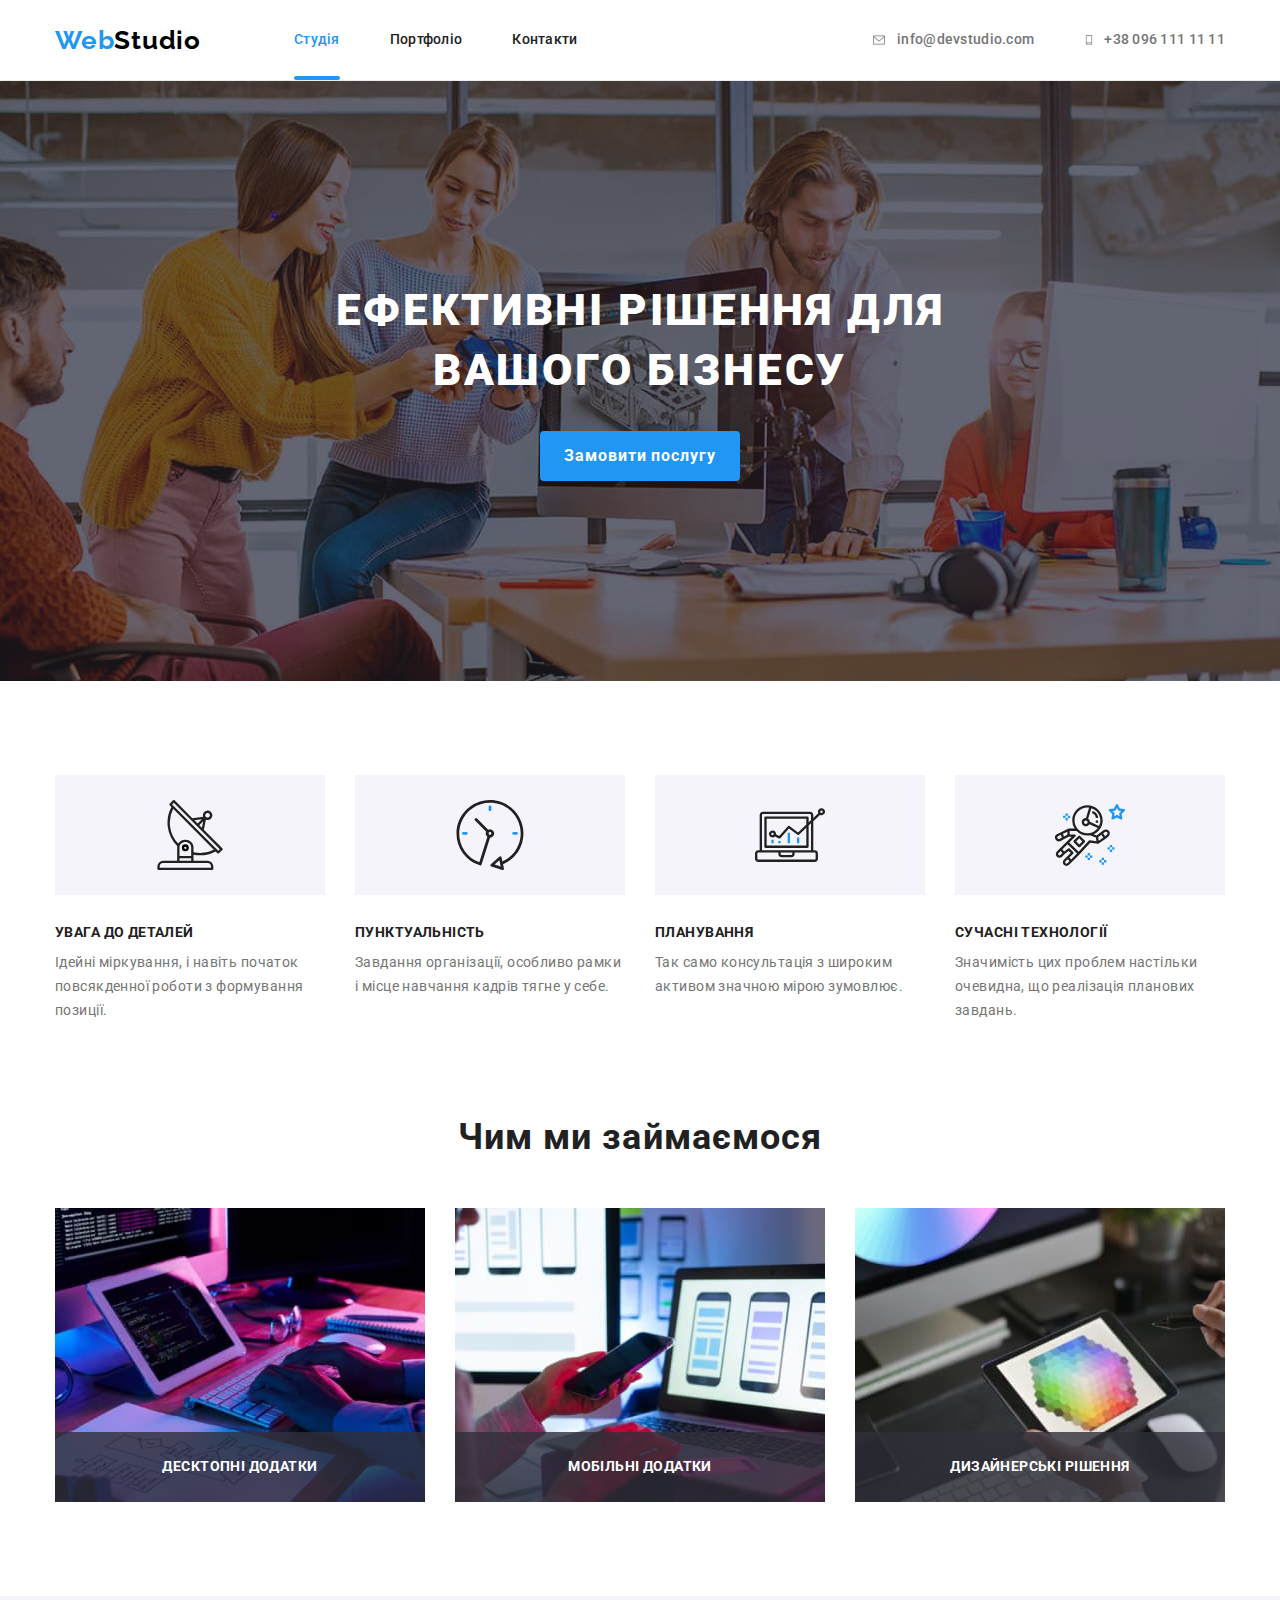
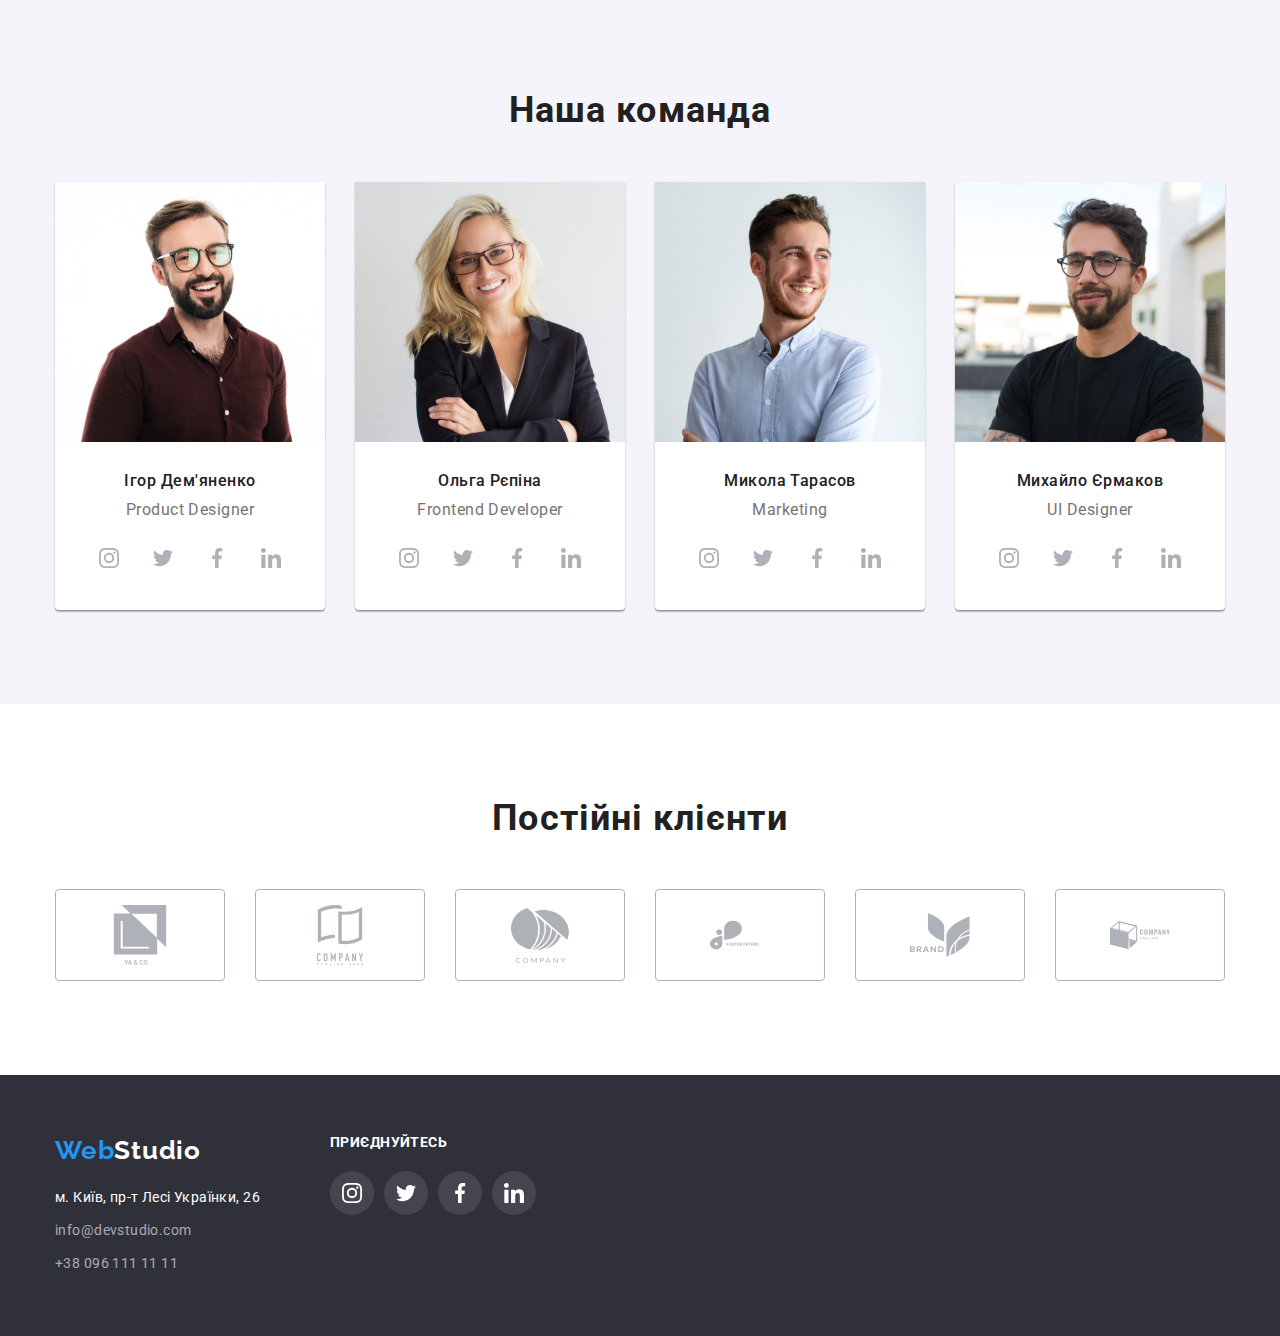
<file: index.html>
<!DOCTYPE html>
<html lang="uk">
<head>
    <meta charset="UTF-8">
    <meta http-equiv="X-UA-Compatible" content="IE=edge">
    <meta name="viewport" content="width=device-width, initial-scale=1.0">
    <title>Web Studio (Version 2.1)</title>
    <link rel="stylesheet" href="https://cdnjs.cloudflare.com/ajax/libs/modern-normalize/1.1.0/modern-normalize.min.css">

    <link rel="preconnect" href="https://fonts.googleapis.com">
    <link rel="preconnect" href="https://fonts.gstatic.com" crossorigin>
    <link href="https://fonts.googleapis.com/css2?family=Raleway:wght@700&family=Roboto:wght@400;500;700;900&display=swap"
    rel="stylesheet">
    <link rel="stylesheet" href="./css/styles.css">
</head>
<body>
    <header class="header">
       <div class="main-nav container">
        <nav class="sub-nav">
            <a class="logo link" href="./index.html">Web<span class="logo-header">Studio</span></a>
            <ul class="site-nav list">
                <li class="item"><a class="link current act" href="./index.html">Студія</a></li>
                <li class="item"><a class="link act" href="./portfolio.html">Портфоліо</a></li>
                <li class="item"><a class="link act" href="">Контакти</a></li>
            </ul>
        </nav>
        <ul class="header-contacts list">
            <li class="item">
                <a class="link act" href="mailto:info@devstudio.com">
                    <svg class="contacts-icon" aria-label="Електронна пошта" width="16" height="12">
                        <use href="./images/icons.svg#icon-envelope"></use>
                    </svg>
                     <span>info@devstudio.com</span></a></li>
            <li class="item">
                <a class="link act" href="tel:+380961111111">
                    <svg class="contacts-icon" aria-label="Номер телефону" width="10" height="16">
                        <use href="./images/icons.svg#icon-smartphone"></use>
                    </svg>
                    <span>+38 096 111 11 11</span></a></li>
        </ul>
       </div>
    </header>
    <!-- Герой-->
    <main>
        <section class="hero">
            <div class="container">
                <h1 class="hero-title">Ефективні рішення для вашого бізнесу</h1>
                <button class="btn" type="button" data-modal-open>Замовити послугу</button>
            </div>
        </section>
        <!--Переваги  -->
        <section class="ourbenefits section">
            <div class="container">
                <h2 class="visually-hidden">Наші переваги</h2>
                <ul class="benefits list">
                    <li class="item">
                        <div class="benefits-bgd">
                            <svg class="benefits-icon" width="70" height="70">
                                <use href="./images/icons.svg#icon-antenna"></use>
                            </svg>
                        </div>
                        <h3 class="subtitle">УВАГА ДО ДЕТАЛЕЙ</h3>
                        <p class="text">Ідейні міркування, і навіть початок повсякденної роботи з формування позиції.</p>
                    </li>
                    <li class="item">
                        <div class="benefits-bgd">
                            <svg class="benefits-icon" width="70" height="70">
                                <use href="./images/icons.svg#icon-clock"></use>
                            </svg>
                        </div>
                        <h3 class="subtitle">ПУНКТУАЛЬНІСТЬ</h3>
                        <p class="text">Завдання організації, особливо рамки і місце навчання кадрів тягне у себе.</p>
                    </li>
                    <li class="item">
                        <div class="benefits-bgd">
                            <svg class="benefits-icon" width="70" height="70">
                                <use href="./images/icons.svg#icon-diagram"></use>
                            </svg>
                        </div>
                        <h3 class="subtitle">ПЛАНУВАННЯ</h3>
                        <p class="text">Так само консультація з широким активом значною мірою зумовлює.</p>
                    </li>
                    <li class="item">
                        <div class="benefits-bgd">
                            <svg class="benefits-icon" width="70" height="70">
                                <use href="./images/icons.svg#icon-astronaut"></use>
                            </svg>
                        </div>
                        <h3 class="subtitle">СУЧАСНІ ТЕХНОЛОГІЇ</h3>
                        <p class="text">Значимість цих проблем настільки очевидна, що реалізація планових завдань.</p>
                    </li>
                </ul>
            </div>
        </section>
        <!--Чим займаємося  -->
        <section class="about section">
            <div class="container">
                <h2 class="title">Чим ми займаємося</h2>
                <ul class="about-list list">
                    <li class="item">
                        <img class="about-picture" src="./images/box1.jpg" alt="Десктопні додатки" width="370" height="294">
                        <p class="about-text">Десктопні додатки</p>
                    </li>
                    <li class="item">
                        <img class="about-picture" src="./images/box2.jpg" alt="Мобільні додатки" width="370" height="294">
                        <p class="about-text">Мобільні додатки</p>
                    </li>
                    <li class="item">
                        <img class="about-picture" src="./images/box3.jpg" alt="Дизайнерські рішення" width="370" height="294">
                        <p class="about-text">Дизайнерські рішення</p>
                    </li>
                </ul>
            </div>
        </section>
        <!-- Наша команда -->
        <section class="team section">
           <div class="container">
            <h2 class="title">Наша команда</h2>
            <ul class="team-list list">
                <li class="items">
                    <img class="team-img" src="./images/img1.jpg" alt="Бородатий брюнет в окулярах посміхається" width="270" height="260">
                    <h3 class="mate item">Ігор Дем'яненко</h3>
                    <p class="job item">Product Designer</p>
                    <ul class="team-soc-list list">
                        <li class="team-soc-items">
                            <a href="" class="team-soc-link link">
                                <svg class="team-soc-icon" width="20" height="20">
                                    <use href="./images/icons.svg#icon-instagram"></use>
                                </svg>
                            </a>
                        </li>
                        <li class="team-soc-items">
                            <a href="" class="team-soc-link link">
                                <svg class="team-soc-icon" width="20" height="20">
                                    <use href="./images/icons.svg#icon-twitter"></use>
                                </svg>
                            </a>
                        </li>
                        <li class="team-soc-items">
                            <a href="" class="team-soc-link link">
                                <svg class="team-soc-icon" width="20" height="20">
                                    <use href="./images/icons.svg#icon-facebook"></use>
                                </svg>
                            </a>
                        </li>
                        <li class="team-soc-items">
                            <a href="" class="team-soc-link link">
                                <svg class="team-soc-icon" width="20" height="20">
                                    <use href="./images/icons.svg#icon-linkedin"></use>
                                </svg>
                            </a>
                        </li>
                    </ul> 
                </li>
                <li class="items">
                    <img class="team-img" src="./images/img2.jpg" alt="Блондинка в окулярах посміхається" width="270" height="260">
                    <h3 class="mate item">Ольга Рєпіна</h3>
                    <p class="job item">Frontend Developer</p>
                    <ul class="team-soc-list list">
                        <li class="team-soc-items">
                            <a href="" class="team-soc-link link">
                                <svg class="team-soc-icon" width="20" height="20">
                                    <use href="./images/icons.svg#icon-instagram"></use>
                                </svg>
                            </a>
                        </li>
                        <li class="team-soc-items">
                            <a href="" class="team-soc-link link">
                                <svg class="team-soc-icon" width="20" height="20">
                                    <use href="./images/icons.svg#icon-twitter"></use>
                                </svg>
                            </a>
                        </li>
                        <li class="team-soc-items">
                            <a href="" class="team-soc-link link">
                                <svg class="team-soc-icon" width="20" height="20">
                                    <use href="./images/icons.svg#icon-facebook"></use>
                                </svg>
                            </a>
                        </li>
                        <li class="team-soc-items">
                            <a href="" class="team-soc-link link">
                                <svg class="team-soc-icon" width="20" height="20">
                                    <use href="./images/icons.svg#icon-linkedin"></use>
                                </svg>
                            </a>
                        </li>
                    </ul>
                </li>
                <li class="items">
                    <img class="team-img" src="./images/img3.jpg" alt="Бородатий шатен посміхається" width="270" height="260">
                    <h3 class="mate item">Микола Тарасов</h3>
                    <p class="job item">Marketing</p>
                    <ul class="team-soc-list list">
                        <li class="team-soc-items">
                            <a href="" class="team-soc-link link">
                                <svg class="team-soc-icon" width="20" height="20">
                                    <use href="./images/icons.svg#icon-instagram"></use>
                                </svg>
                            </a>
                        </li>
                        <li class="team-soc-items">
                            <a href="" class="team-soc-link link">
                                <svg class="team-soc-icon" width="20" height="20">
                                    <use href="./images/icons.svg#icon-twitter"></use>
                                </svg>
                            </a>
                        </li>
                        <li class="team-soc-items">
                            <a href="" class="team-soc-link link">
                                <svg class="team-soc-icon" width="20" height="20">
                                    <use href="./images/icons.svg#icon-facebook"></use>
                                </svg>
                            </a>
                        </li>
                        <li class="team-soc-items">
                            <a href="" class="team-soc-link link">
                                <svg class="team-soc-icon" width="20" height="20">
                                    <use href="./images/icons.svg#icon-linkedin"></use>
                                </svg>
                            </a>
                        </li>
                    </ul>
                </li>
                <li class="items">
                    <img class="team-img" src="./images/img4.jpg" alt="Бородатий брюнет в окулярах" width="270" height="260">
                    <h3 class="mate item">Михайло Єрмаков</h3>
                    <p class="job item">UI Designer</p>
                    <ul class="team-soc-list list">
                        <li class="team-soc-items">
                            <a href="" class="team-soc-link link">
                                <svg class="team-soc-icon" width="20" height="20">
                                    <use href="./images/icons.svg#icon-instagram"></use>
                                </svg>
                            </a>
                        </li>
                        <li class="team-soc-items">
                            <a href="" class="team-soc-link link">
                                <svg class="team-soc-icon" width="20" height="20">
                                    <use href="./images/icons.svg#icon-twitter"></use>
                                </svg>
                            </a>
                        </li>
                        <li class="team-soc-items">
                            <a href="" class="team-soc-link link">
                                <svg class="team-soc-icon" width="20" height="20">
                                    <use href="./images/icons.svg#icon-facebook"></use>
                                </svg>
                            </a>
                        </li>
                        <li class="team-soc-items">
                            <a href="" class="team-soc-link link">
                                <svg class="team-soc-icon" width="20" height="20">
                                    <use href="./images/icons.svg#icon-linkedin"></use>
                                </svg>
                            </a>
                        </li>
                    </ul>
                </li>
            </ul>
           </div>
        </section>
         <!--Постійні клієнти  -->
         <section class="clients section">
            <div class="container">
                <h2 class="title">Постійні клієнти</h2>
                <ul class="clients-list list">
                    <li class="clients-item">
                        <a href="" class="clients-link link">
                            <svg class="clients-icon" width="106" height="60">
                                <use href="./images/icons.svg#icon-company1"></use>
                            </svg>
                        </a>
                    </li>
                    <li class="clients-item">
                        <a href="" class="clients-link link">
                            <svg class="clients-icon" width="106" height="60">
                                <use href="./images/icons.svg#icon-company2"></use>
                            </svg>
                        </a>
                    </li>
                    <li class="clients-item">
                        <a href="" class="clients-link link">
                            <svg class="clients-icon" width="106" height="60">
                                <use href="./images/icons.svg#icon-company3"></use>
                            </svg>
                        </a>
                    </li>
                    <li class="clients-item">
                        <a href="" class="clients-link link">
                            <svg class="clients-icon" width="106" height="60">
                                <use href="./images/icons.svg#icon-company4"></use>
                            </svg>
                        </a>
                    </li>
                    <li class="clients-item">
                        <a href="" class="clients-link link">
                            <svg class="clients-icon" width="106" height="60">
                                <use href="./images/icons.svg#icon-company5"></use>
                            </svg>
                        </a>
                    </li>
                    <li class="clients-item">
                        <a href="" class="clients-link link">
                            <svg class="clients-icon" width="106" height="60">
                                <use href="./images/icons.svg#icon-company6"></use>
                            </svg>
                        </a>
                    </li>
                </ul>
            </div>
        </section>


    </main>
    <footer class="footer">
        <div class="footer-main container">
            <div class="address-block">
                <a class="footer-logo logo link" href="./index.html">Web<span class="logo-footer">Studio</span></a>
                <address>
                    <ul class="footer-list list">
                        <li class="item"><a class="address link act" href="https://goo.gl/maps/8GFU1sr81HUxA8uv8" target="_blank"
                            rel="noreferrer noopener nofollower">
                            м. Київ, пр-т Лесі Українки, 26</a></li>
                        <li class="item"><a class="footer-contacts link act" href="mailto:info@devstudio.com">info@devstudio.com</a></li>
                        <li class="item"><a class="footer-contacts link act" href="tel:+380961111111">+38 096 111 11 11</a></li>
                    </ul>
                </address>
            </div>
            <div class="soc-block">
                <p class="text">Приєднуйтесь</p>
                <ul class="footer-soc-list list">
                    <li class="footer-soc-items">
                        <a href="" class="footer-soc-link link">
                            <svg class="footer-soc-icon" width="20" height="20">
                                <use href="./images/icons.svg#icon-instagram"></use>
                            </svg>
                        </a>
                    </li>
                    <li class="footer-soc-items">
                        <a href="" class="footer-soc-link link">
                            <svg class="footer-soc-icon" width="20" height="20">
                                <use href="./images/icons.svg#icon-twitter"></use>
                            </svg>
                        </a>
                    </li>
                    <li class="footer-soc-items">
                        <a href="#" class="footer-soc-link link">
                            <svg class="footer-soc-icon" width="20" height="20">
                                <use href="./images/icons.svg#icon-facebook"></use>
                            </svg>
                        </a>
                    </li>
                    <li class="footer-soc-items">
                        <a href="" class="footer-soc-link link">
                            <svg class="footer-soc-icon" width="20" height="20">
                                <use href="./images/icons.svg#icon-linkedin"></use>
                            </svg>
                        </a>
                    </li>
                </ul>


            </div>
        </div>
    </footer>  
    <div class="backdrop is-hidden" data-modal>
        <div class="modal">
            <button type="button" class="modal-close btn" data-modal-close>
                <svg class="modal-icon" width="18" height="18">
                    <use href="./images/icons.svg#icon-close"></use>
                </svg>
            </button>
        </div>
    </div>
    <script src="./js/modal.js"></script>
</body>
</html>
</file>
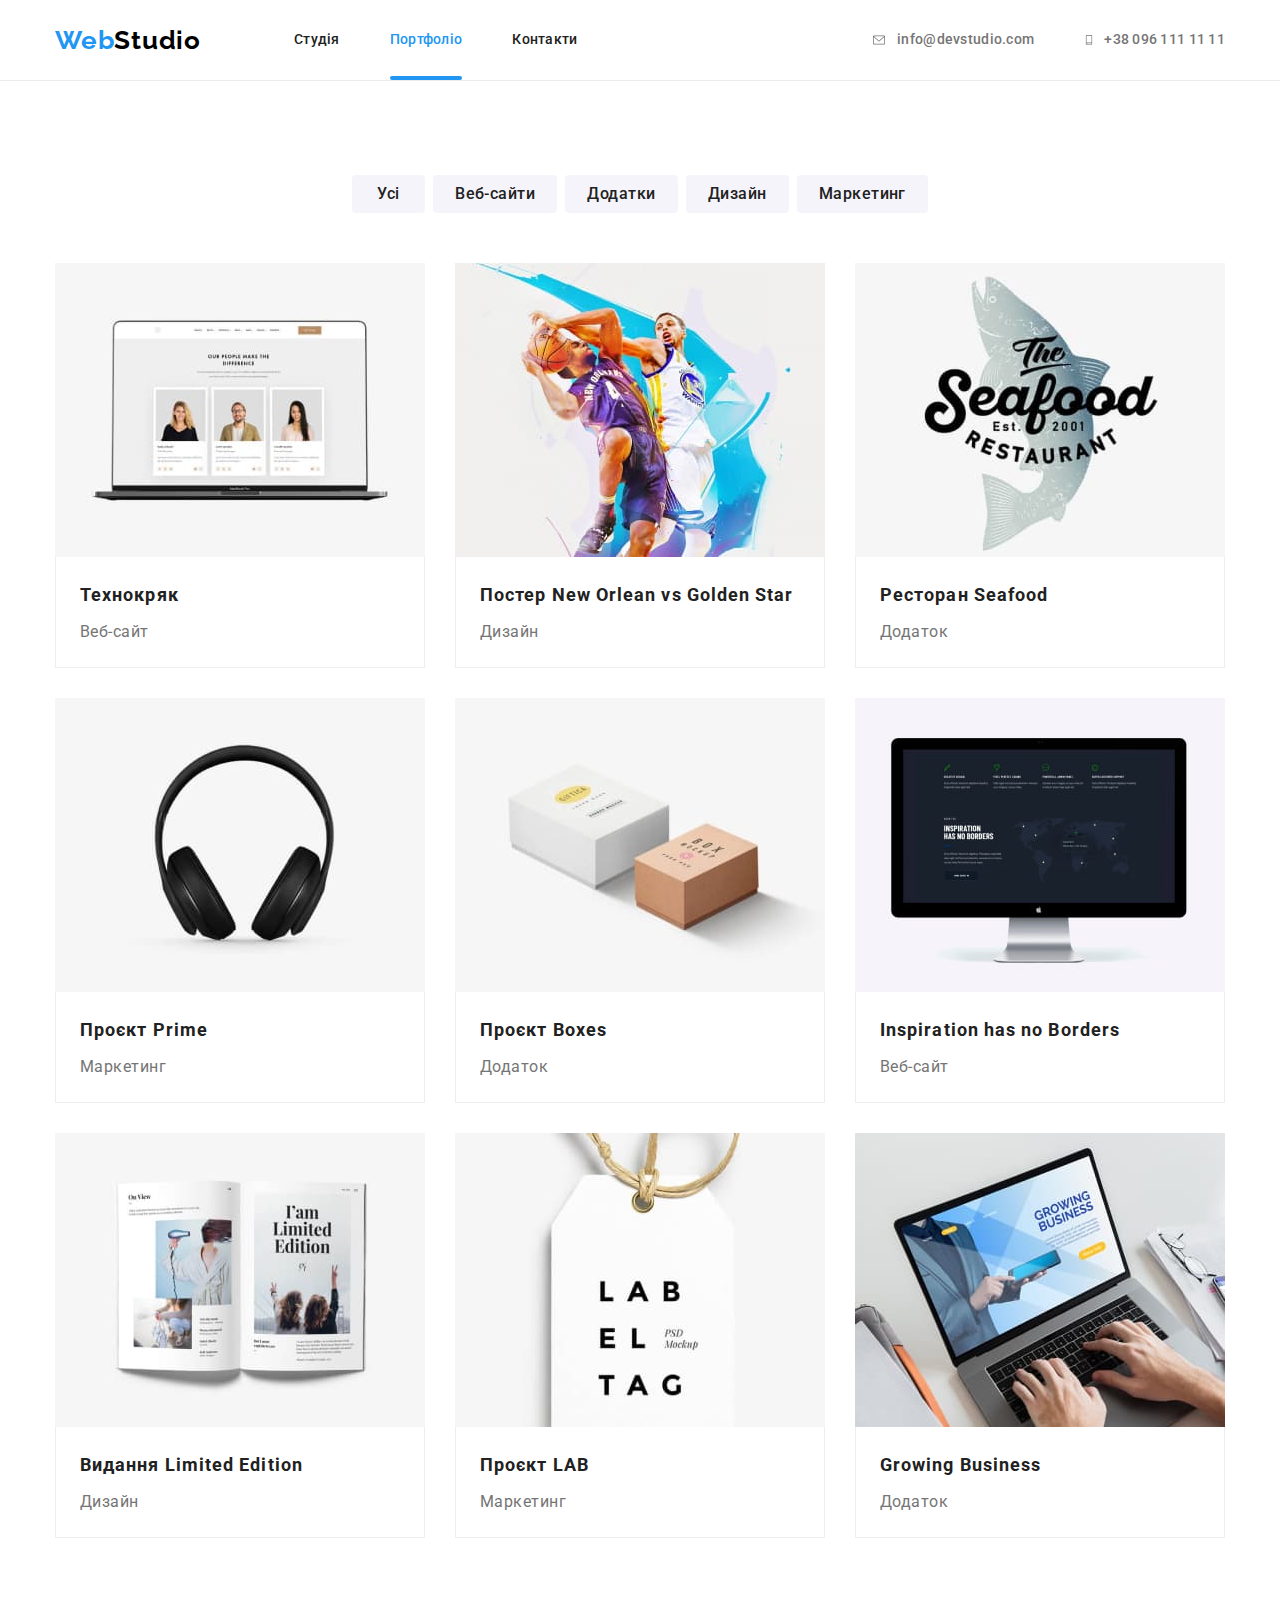
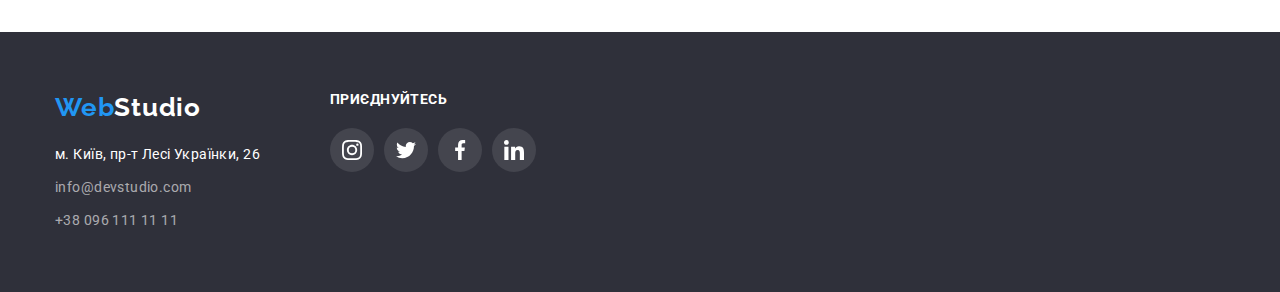
<file: portfolio.html>
<!DOCTYPE html>
<html lang="uk">
<head>
    <meta charset="UTF-8">
    <meta http-equiv="X-UA-Compatible" content="IE=edge">
    <meta name="viewport" content="width=device-width, initial-scale=1.0">
    <title>Web Studio (Version 2.1)</title>
    <link rel="stylesheet" href="https://cdnjs.cloudflare.com/ajax/libs/modern-normalize/1.1.0/modern-normalize.min.css">

    <link rel="preconnect" href="https://fonts.googleapis.com">
    <link rel="preconnect" href="https://fonts.gstatic.com" crossorigin>
    <link href="https://fonts.googleapis.com/css2?family=Raleway:wght@700&family=Roboto:wght@400;500;700;900&display=swap"
    rel="stylesheet">
    <link rel="stylesheet" href="./css/styles.css">
</head>
<body>
    <header class="header">
       <div class="main-nav container">
        <nav class="sub-nav">
            <a class="logo link" href="./index.html">Web<span class="logo-header">Studio</span></a>
            <ul class="site-nav list">
                <li class="item"><a class="link act" href="./index.html">Студія</a></li>
                <li class="item"><a class="link current act" href="./portfolio.html">Портфоліо</a></li>
                <li class="item"><a class="link act" href="">Контакти</a></li>
            </ul>
        </nav>
        <ul class="header-contacts list">
            <li class="item">
                <a class="link act" href="mailto:info@devstudio.com">
                    <svg class="contacts-icon" aria-label="Електронна пошта" width="16" height="12">
                        <use href="./images/icons.svg#icon-envelope"></use>
                    </svg>
                     <span>info@devstudio.com</span></a></li>
            <li class="item">
                <a class="link act" href="tel:+380961111111">
                    <svg class="contacts-icon" aria-label="Номер телефону" width="10" height="16">
                        <use href="./images/icons.svg#icon-smartphone"></use>
                    </svg>
                    <span>+38 096 111 11 11</span></a></li>
        </ul>
       </div>
    </header>
    <main>
        <section class="works section">
            <div class="container">
                <h1 class="visually-hidden">Наші роботи</h1>
                <ul class="works-btns list">
                    <li class="item"><button class="btn current" type="button">Усі</button></li>
                    <li class="item"><button class="btn" type="button">Веб-сайти</button></li>
                    <li class="item"><button class="btn" type="button">Додатки</button></li>
                    <li class="item"><button class="btn" type="button">Дизайн</button></li>
                    <li class="item"><button class="btn" type="button">Маркетинг</button></li>
                </ul>
                <ul class="works-list list">
                    <li class="elem">
                        <a class="link" href="">
                            <div class="work-thumb">
                                <img src="./images/portf1.jpg" alt="Сайт Технокряк на ноутбуці" width="370" height="294">
                                <p class="work-overlay-text">Ресурс пропонує комплексні пропозиції з різним рівнем функціоналу та сервісів. Все це дозволить відвідувачу отримати
                                вичерпні відомості про компанію чи приватну особу.</p>
                            </div>
                            <div class="item">
                                <h2 class="work-name">Технокряк</h2>
                                <p class="work-descr">Веб-сайт</p>
                            </div>
                        </a>
                    </li>
                    <li class="elem">
                        <a class="link" href="">
                            <div class="work-thumb">
                                <img src="./images/portf2.jpg" alt="Два баскетболіста з м'ячем" width="370" height="294">
                                <p class="work-overlay-text">Ресурс пропонує комплексні пропозиції з різним рівнем функціоналу та сервісів. Все це
                                дозволить відвідувачу отримати вичерпні відомості про компанію чи приватну особу.</p>
                            </div>
                            <div class="item">
                                <h2 class="work-name">Постер New Orlean vs Golden Star</h2>
                                <p class="work-descr">Дизайн</p>
                            </div>
                        </a>
                    </li>
                    <li class="elem">
                        <a class="link" href="">
                            <div class="work-thumb">
                                <img src="./images/portf3.jpg" alt="Логотип ресторану Seafood" width="370" height="294">
                                <p class="work-overlay-text">Ресурс пропонує комплексні пропозиції з різним рівнем функціоналу та сервісів. Все це
                                    дозволить відвідувачу отримати вичерпні відомості про компанію чи приватну особу.</p>
                            </div>
                            <div class="item">
                                <h2 class="work-name">Ресторан Seafood</h2>
                                <p class="work-descr">Додаток</p>
                            </div>
                        </a>
                    </li>
                    <li class="elem">
                        <a class="link" href="">
                            <div class="work-thumb">
                                <img src="./images/portf4.jpg" alt="Навушники" width="370" height="294">
                                <p class="work-overlay-text">Ресурс пропонує комплексні пропозиції з різним рівнем функціоналу та сервісів. Все це
                                    дозволить відвідувачу отримати вичерпні відомості про компанію чи приватну особу.</p>
                            </div>        
                            <div class="item">
                                <h2 class="work-name">Проєкт Prime</h2>
                                <p class="work-descr">Маркетинг</p>
                            </div>
                        </a>
                    </li>
                    <li class="elem">
                        <a class="link" href="">
                            <div class="work-thumb">
                                <img src="./images/portf5.jpg" alt="Біла та світлокоричнева коробки" width="370" height="294">
                                <p class="work-overlay-text">Ресурс пропонує комплексні пропозиції з різним рівнем функціоналу та сервісів. Все це
                                    дозволить відвідувачу отримати вичерпні відомості про компанію чи приватну особу.</p>
                            </div>
                            <div class="item">
                                <h2 class="work-name">Проєкт Boxes</h2>
                                <p class="work-descr">Додаток</p>
                            </div>
                        </a>
                    </li>
                    <li class="elem">
                        <a class="link" href="">
                            <div class="work-thumb">
                                <img src="./images/portf6.jpg" alt="Сайт Inspiration has no Borders на моніторі" width="370" height="294">
                                <p class="work-overlay-text">Ресурс пропонує комплексні пропозиції з різним рівнем функціоналу та сервісів. Все це
                                    дозволить відвідувачу отримати вичерпні відомості про компанію чи приватну особу.</p>
                            </div>
                            <div class="item">
                                <h2 class="work-name">Inspiration has no Borders</h2>
                                <p class="work-descr">Веб-сайт</p>
                            </div>
                        </a>
                    </li>
                    <li class="elem">
                        <a class="link" href="">
                            <div class="work-thumb">
                                <img src="./images/portf7.jpg" alt="Видання Limited Edition" width="370" height="294">
                                <p class="work-overlay-text">Ресурс пропонує комплексні пропозиції з різним рівнем функціоналу та сервісів. Все це
                                    дозволить відвідувачу отримати вичерпні відомості про компанію чи приватну особу.</p>
                            </div>
                            <div class="item">
                                <h2 class="work-name">Видання Limited Edition</h2>
                                <p class="work-descr">Дизайн</p>
                            </div>
                        </a>
                    </li>
                    <li class="elem">
                        <a class="link" href="">
                            <div class="work-thumb">
                                <img src="./images/portf8.jpg" alt="Проєкт LAB" width="370" height="294">
                                <p class="work-overlay-text">Ресурс пропонує комплексні пропозиції з різним рівнем функціоналу та сервісів. Все це
                                    дозволить відвідувачу отримати вичерпні відомості про компанію чи приватну особу.</p>
                            </div>
                            <div class="item">
                                <h2 class="work-name">Проєкт LAB</h2>
                                <p class="work-descr">Маркетинг</p>
                            </div>
                        </a>
                    </li>
                    <li class="elem">
                        <a class="link" href="">
                            <div class="work-thumb">
                                <img src="./images/portf9.jpg" alt="Руки на клавіатурі ноутбука" width="370" height="294">
                                <p class="work-overlay-text">Ресурс пропонує комплексні пропозиції з різним рівнем функціоналу та сервісів. Все це
                                    дозволить відвідувачу отримати вичерпні відомості про компанію чи приватну особу.</p>
                            </div>
                            <div class="item">
                                <h2 class="work-name">Growing Business</h2>
                                <p class="work-descr">Додаток</p>
                            </div>
                        </a>
                    </li>
                </ul>
            </div>
        </section>
    </main>
    
    <footer class="footer">
        <div class="footer-main container">
            <div class="address-block">
                <a class="footer-logo logo link" href="./index.html">Web<span class="logo-footer">Studio</span></a>
                <address>
                    <ul class="footer-list list">
                        <li class="item"><a class="address link act" href="https://goo.gl/maps/8GFU1sr81HUxA8uv8" target="_blank"
                            rel="noreferrer noopener nofollower">
                            м. Київ, пр-т Лесі Українки, 26</a></li>
                        <li class="item"><a class="footer-contacts link act" href="mailto:info@devstudio.com">info@devstudio.com</a></li>
                        <li class="item"><a class="footer-contacts link act" href="tel:+380961111111">+38 096 111 11 11</a></li>
                    </ul>
                </address>
            </div>
            <div class="soc-block">
                <p class="text">Приєднуйтесь</p>
                <ul class="footer-soc-list list">
                    <li class="footer-soc-items">
                        <a href="" class="footer-soc-link link">
                            <svg class="footer-soc-icon" width="20" height="20">
                                <use href="./images/icons.svg#icon-instagram"></use>
                            </svg>
                        </a>
                    </li>
                    <li class="footer-soc-items">
                        <a href="" class="footer-soc-link link">
                            <svg class="footer-soc-icon" width="20" height="20">
                                <use href="./images/icons.svg#icon-twitter"></use>
                            </svg>
                        </a>
                    </li>
                    <li class="footer-soc-items">
                        <a href="#" class="footer-soc-link link">
                            <svg class="footer-soc-icon" width="20" height="20">
                                <use href="./images/icons.svg#icon-facebook"></use>
                            </svg>
                        </a>
                    </li>
                    <li class="footer-soc-items">
                        <a href="" class="footer-soc-link link">
                            <svg class="footer-soc-icon" width="20" height="20">
                                <use href="./images/icons.svg#icon-linkedin"></use>
                            </svg>
                        </a>
                    </li>
                </ul>


            </div>
        </div>
    </footer> 
    
</body>
</html>
</file>
<file: css/styles.css>
:root {
    --primary-text-color: #757575;
    --title-text-color: #212121;
    --accent-color: #2196F3;
    --footer-text-color: rgba(255, 255, 255, 0.6);
    --dark-text-color: #000000;
    --light-text-color:#ffffff;
    --primary-bgd-color:#ffffff;
    --secondary-bgd-color:#2F303A;
    --additional-bgd-color:#F5F4FA;
    --active-bgd-color:#188CE8;
    --primary-icon-color: #AFB1B8;

    
    --team-shadow:0px 1px 3px rgba(0, 0, 0, 0.12), 0px 1px 1px rgba(0, 0, 0, 0.14), 0px 2px 1px rgba(0, 0, 0, 0.2);
    --works-shadow:0px 1px 1px rgba(0, 0, 0, 0.12), 0px 4px 4px rgba(0, 0, 0, 0.06), 1px 4px 6px rgba(0, 0, 0, 0.16);
    --workbtns-shadow: 0px 3px 1px rgba(0, 0, 0, 0.1), 0px 1px 2px rgba(0, 0, 0, 0.08), 0px 2px 2px rgba(0, 0, 0, 0.12);
    border-radius: 4px;
    
    --light-border-color:#EEEEEE;
    --header-border-color:#ECECEC;

    --primary-cubic-bezier : cubic-bezier(0.4, 0, 0.2, 1);

    } 


body {
    color: var(--primary-text-color) ;
    transition-;
    font-family: 'Roboto', 'Helvetica', sans-serif;
    font-size: 14px;
    letter-spacing: 0.03em;
    background-color: var(--primary-bgd-color);
}

p,
h1,
h2,
h3,
h4,
h5,
h6 {
    margin: 0;
}

ul {
    margin: 0;
    padding: 0;
}

img {
    display: block;
    max-width: 100%;
    height: auto;
}

.link {
    text-decoration: none;
}

.btn {
    display: inline-block;
    border: 1px solid transparent; 
    border-radius: 4px;

    font-family: inherit;
    cursor: pointer;
} 

.list {
    list-style: none;
} 

.container {
    width: 1200px;
    padding-left: 15px;
    padding-right: 15px;
    margin-left: auto;
    margin-right: auto;
}

/* Header */
.header {
    border-bottom: 1px solid var(--header-border-color);
}

.main-nav {
    display: flex;
    align-items: center;
}  

.sub-nav {
    display: flex;
    align-items: center;

}

.logo {
    margin-right: 93px;

    font-family: 'Raleway', sans-serif;
    color: var(--accent-color);
    font-weight: 700;
    font-size: 26px;
    line-height: 1.19;
    letter-spacing: 0.03em;
}

.logo-header {
    color: var(--dark-text-color);
}

.site-nav {
    display: flex;
} 

.site-nav .item + .item{
    margin-left: 50px;
}


.site-nav .link {
    display: block;
    padding-top: 32px;
    padding-bottom: 32px;
    
    color: var(--title-text-color);
    font-weight: 500;
    font-size: 14px;
    line-height: 1.14;
    letter-spacing: 0.02em;
}

 .link.current {
    position: relative;
    color: var(--accent-color);
} 

.link.current::after {
    position: absolute;
    bottom:0;
    left: 0;
    width: 100%;
    height: 4px;
    content: "";
    
    background-color: var(--accent-color) ;
    border-radius: 2px;
}

.link.act {
    transition: color 250ms var(--primary-cubic-bezier);
}

.link.act:hover,
.link.act:focus {
    color: var(--accent-color);
}

.header-contacts {
    display: flex;
    align-items: center;
    margin-left: auto;
}

/* .header-contacts .item {
    display: flex;
    align-items: center;
    justify-content: center;
} */


.header-contacts .item + .item {
    margin-left: 50px;
}

.header-contacts .link {
    display: flex;
    align-items:center ;
    padding-top: 32px;
    padding-bottom: 32px;

    color: var(--primary-text-color);
    font-weight: 500;
    font-size: 14px;
    line-height: 1.14;
    letter-spacing: 0.02em;
}

.contacts-icon {
    fill: currentColor;
    margin-right: 10px;
}


/* Hero */
.hero {
    background-color: #C4C4C4;
    text-align: center;
    padding: 200px 0;

    background-image: linear-gradient(rgba(47, 48, 58, 0.4), rgba(47, 48, 58, 0.4)) , url(../images/herobgd.jpg);
    background-repeat: no-repeat;
    background-position: center;
    background-size: cover;
}

.hero-title {
    margin: 0 auto 30px;
    width: 696px;
    
    color: var(--light-text-color);
    font-weight: 900;
    font-size: 44px;
    line-height: 1.36;
    letter-spacing: 0.06em;
    text-transform: uppercase;
}

.hero .btn {
    padding: 10px 24px;
    min-width: 200px;

    color: var(--light-text-color);
    font-weight: 700;
    font-size: 16px;
    line-height: 1.88;
    letter-spacing: 0.06em;
    background-color: var(--accent-color);
    border: none;

    transition: background-color 250ms var(--primary-cubic-bezier);
}

.hero .btn:hover,
.hero .btn:focus {
    background-color: var(--active-bgd-color);
}

/* Переваги */
.section {
    padding-top: 94px;
    padding-bottom: 94px;
}

.ourbenefits {
    padding-bottom: 0;
}

.visually-hidden {
    position: absolute;
    width: 1px;
    height: 1px;
    margin: -1px;
    border: 0;
    padding: 0;
    overflow: hidden;
}

.benefits {
    display: flex;
}

.benefits-bgd {
    display: flex;
    justify-content: center;
    align-items: center;
    width: 270px;
    height: 120px;
    margin-bottom: 30px;
    
    background-color: var(--additional-bgd-color);
}

.benefits .subtitle {
    margin-bottom: 10px;

    font-size: 14px;
    line-height: 1.14;
    letter-spacing: 0.03em;
    text-transform: uppercase;
    color: var(--title-text-color);
}

.benefits .text {
    font-size: 14px;
    line-height: 1.71;
    letter-spacing: 0.03em;
}

.benefits .item + .item {
    margin-left: 30px;
}

/* Чим займаємося */
.about-list {
    display: flex;
}

.about-list .item {
    width: calc((100% - 60px) / 3);
}

.about-list .item:not(:last-child) {
    margin-right: 30px;
}

.about .item {
    position: relative;
}

.about-text {
    position: absolute;
    bottom: 0;
    left: 0;
    width: 100%;
    height: 70px;
    display: flex;
    justify-content: center;
    align-items: center;
   
    text-transform: uppercase;
    font-weight: 700;
    line-height: 1.14;
    color:var(--light-text-color);
    background-color: rgba(47, 48, 58, 0.8);        
}

.title {
    margin-bottom: 50px;

    font-size: 36px;
    line-height: 1.16;
    text-align: center;
    letter-spacing: 0.03em;
    color: var(--title-text-color);
}

/* Наша команда */
.team {
    background-color: var(--additional-bgd-color);
}

.team-list .items {
    background-color: var(--primary-bgd-color);
}

.team-list {
    display: flex;
}

.team-list .items {
    max-width: 270px;
    width: calc((100% - 90px) / 4);
    box-shadow: var(--team-shadow);
    border-radius: 0px 0px 4px 4px;
    overflow: hidden;
}

.team-list .items:not(:last-child) {
    margin-right: 30px;
}

.team-list .item {
    font-size: 16px;
    line-height: 1.18;
    text-align: center;
    letter-spacing: 0.03em;
}

.team .mate {
    margin-bottom: 10px;
    padding-top: 30px;

    font-weight: 500;
    color: var(--title-text-color);
}

.team .job {
    margin-bottom: 16px;
}

.team-soc-list {
    display: flex;
    justify-content: center;
    padding-bottom: 30px;
}

.team-soc-items {
    width: 44px;
    height: 44px;
}

.team-soc-items:not(:last-child) {
    margin-right: 10px;
}

.team-soc-link {
    width: 100%;
    height: 100%;
    display: flex;
    border-radius: 50%;
    justify-content: center;
    align-items: center;

    color: var(--primary-icon-color);
    transition: color 250ms var(--primary-cubic-bezier), background-color 250ms var(--primary-cubic-bezier);
}

.team-soc-link:hover,
.team-soc-link:focus {
    color: #ffffff;
    background-color: var(--accent-color);
}

.team-soc-icon {
    fill: currentColor;
}

/* Постійні клієнти  */
.clients-list{
    display: flex;
    justify-content: center;
    align-items: center;
}

.clients-item {
    width: 170px;
    height: 92px;
}

.clients-item:not(:last-child) {
    margin-right: 30px;
}

.clients-link {
    width: 100%;
    height: 100%;
    display: flex;
    justify-content: center;
    align-items: center;
    border: 1px solid var(--primary-icon-color);
    border-radius: 4px;

    color: var(--primary-icon-color);
    transition: color 250ms var(--primary-cubic-bezier), border-color 250ms var(--primary-cubic-bezier);
}


.clients-link:hover,
.clients-link:focus {
    color: var(--accent-color);
    border-color: var(--accent-color);
}

.clients-icon {
    fill: currentColor;
}

/* Футер */
.footer {
    padding-top: 60px;
    padding-bottom: 60px;
    
    background-color: var(--secondary-bgd-color);
}

.footer-main {
    display: flex;
    align-items: flex-start;
    margin-right: auto;
}

.address-block {
    margin-right: 70px;
}

.footer-logo {
    margin-right: 0;
    display: inline-block;
    margin-bottom: 20px;
}

.logo-footer {
    color: var(--light-text-color);
}

.footer-list .item:not(:last-child) {
    margin-bottom: 9px;
}

.address,
.footer-contacts {
    font-style: normal;
    font-weight: 400;
    font-size: 14px;
    line-height: 1.7;
}

.address {
    color:var(--light-text-color);
}

.footer-contacts {
    color: var(--footer-text-color);
}


.soc-block {
    display: flex;
    flex-direction: column;
    align-items: start;
}

.soc-block .text {
    margin-bottom: 20px;
    font-weight: 700;
    line-height: 1.14;
    text-transform: uppercase; 
    color:#ffffff; 
}


.footer-soc-list {
    display: flex;
    justify-content: center;
    align-items: center;
}

.footer-soc-items {
    width: 44px;
    height: 44px;
}

.footer-soc-items:not(:last-child) {
    margin-right: 10px;
}

.footer-soc-link {
    width: 100%;
    height: 100%;
    display: flex;
    border-radius: 50%;
    justify-content: center;
    align-items: center;

    background-color: rgba(255, 255, 255, 0.1);
    color: #ffffff;
    transition: background-color 250ms var(--primary-cubic-bezier);
}

.footer-soc-link:hover,
.footer-soc-link:focus {
    background-color: var(--accent-color);
}

.footer-soc-icon {
    fill: currentColor;
}










/* --------------PORTFOLIO page-------------------------------------------- */
.works-btns {
    display: flex;
    justify-content: center;
    margin-bottom: 50px;
}

.works-btns .btn {
    padding: 6px 22px;
    min-width: 73px;
    border: none;    

    font-weight: 500;
    font-size: 16px;
    line-height: 1.62;
    text-align: center;
    letter-spacing: 0.03em;
    color: var(--title-text-color);
    background-color: var(--additional-bgd-color); 

    transition: color 250ms var(--primary-cubic-bezier), background-color 250ms var(--primary-cubic-bezier), 
    box-shadow 250ms var(--primary-cubic-bezier);
}

.works-btns .item + .item{
    margin-left: 8px;
} 


.works-btns .btn:hover,
.works-btns .btn:focus {
    color: var(--light-text-color);
    background-color: var(--accent-color);
    box-shadow: var(--workbtns-shadow);

}

.works-list {
    display: flex;
    flex-wrap: wrap;
}

.works-list .elem {
    width: calc((100% - 60px) / 3);
    margin-right: 30px;
    margin-bottom: 30px;
}


.works-list .elem:nth-child(3n) {
    margin-right: 0;
}

.works-list .elem:nth-last-child(-n+3) {
    margin-bottom: 0;
}

.works-list .link {
    display: block;

    transition: box-shadow 250ms var(--primary-cubic-bezier);
}

.works-list .link:hover,
.works-list .link:focus {
    box-shadow: var(--works-shadow);
}

.works-list .item {
    padding: 20px 24px;
    border: 1px solid var(--light-border-color);
    border-top: none;
}

.work-thumb {
    position: relative;
    overflow: hidden;
}

.works-list .link:hover .work-overlay-text,
.works-list .link:focus .work-overlay-text {
    transform: translateY(0);
}

.work-overlay-text {
    position: absolute;
    top: 1px;
    height: 100%;
    padding: 63px 24px;

    transition: transform 250ms var(--primary-cubic-bezier);
    transform: translateY(100%);

    background-color: rgba(33, 150, 243, 0.9);
    color: #FFFFFF;
    font-weight: 400;
    font-size: 18px;
    line-height: 1.56;
    
}

.work-name {
    font-size: 18px;
    line-height: 2;
    letter-spacing: 0.06em;
    color: var(--title-text-color);
    margin-bottom: 4px;
}

.work-descr {
    font-size: 16px;
    line-height: 1.88;
    letter-spacing: 0.03em;
    color: var(--primary-text-color);
}

















 /* --------------------------Modal--------------- */


 .backdrop {
     position: fixed;
     top: 0;
     left: 0;
     width: 100%;
     height: 100%;

    transition: opacity 500ms linear, visibility 500ms linear;

    background-color: rgba(0, 0, 0, 0.2);
 }

 .modal {
     position: absolute;
     top: 50%;
     left: 50%;
     min-width: 528px;
     min-height: 581px;
     transform: translate(-50%, -50%) scale(1);
     transition: transform 500ms linear, visibility 500ms linear;

     background-color: #FFFFFF;
     box-shadow: 0px 1px 3px rgba(0, 0, 0, 0.12), 0px 1px 1px rgba(0, 0, 0, 0.14), 0px 2px 1px rgba(0, 0, 0, 0.2);
     border-radius: 4px;
 }

 .backdrop.is-hidden .modal {
    transform: translate(-50%, -50%) scale(0);

 }

 .modal-close {
     position: absolute;
     top: 8px;
     right: 8px;
     width: 30px;
     height: 30px;
     background-color: transparent;
     display: flex;
     align-items: center;
     justify-content: center; 

     border: 1px solid rgba(0, 0, 0, 0.1);
     border-radius: 50%;
 }

 .is-hidden {
     opacity: 0;
     visibility: hidden;
     pointer-events: none;
 }
</file>
